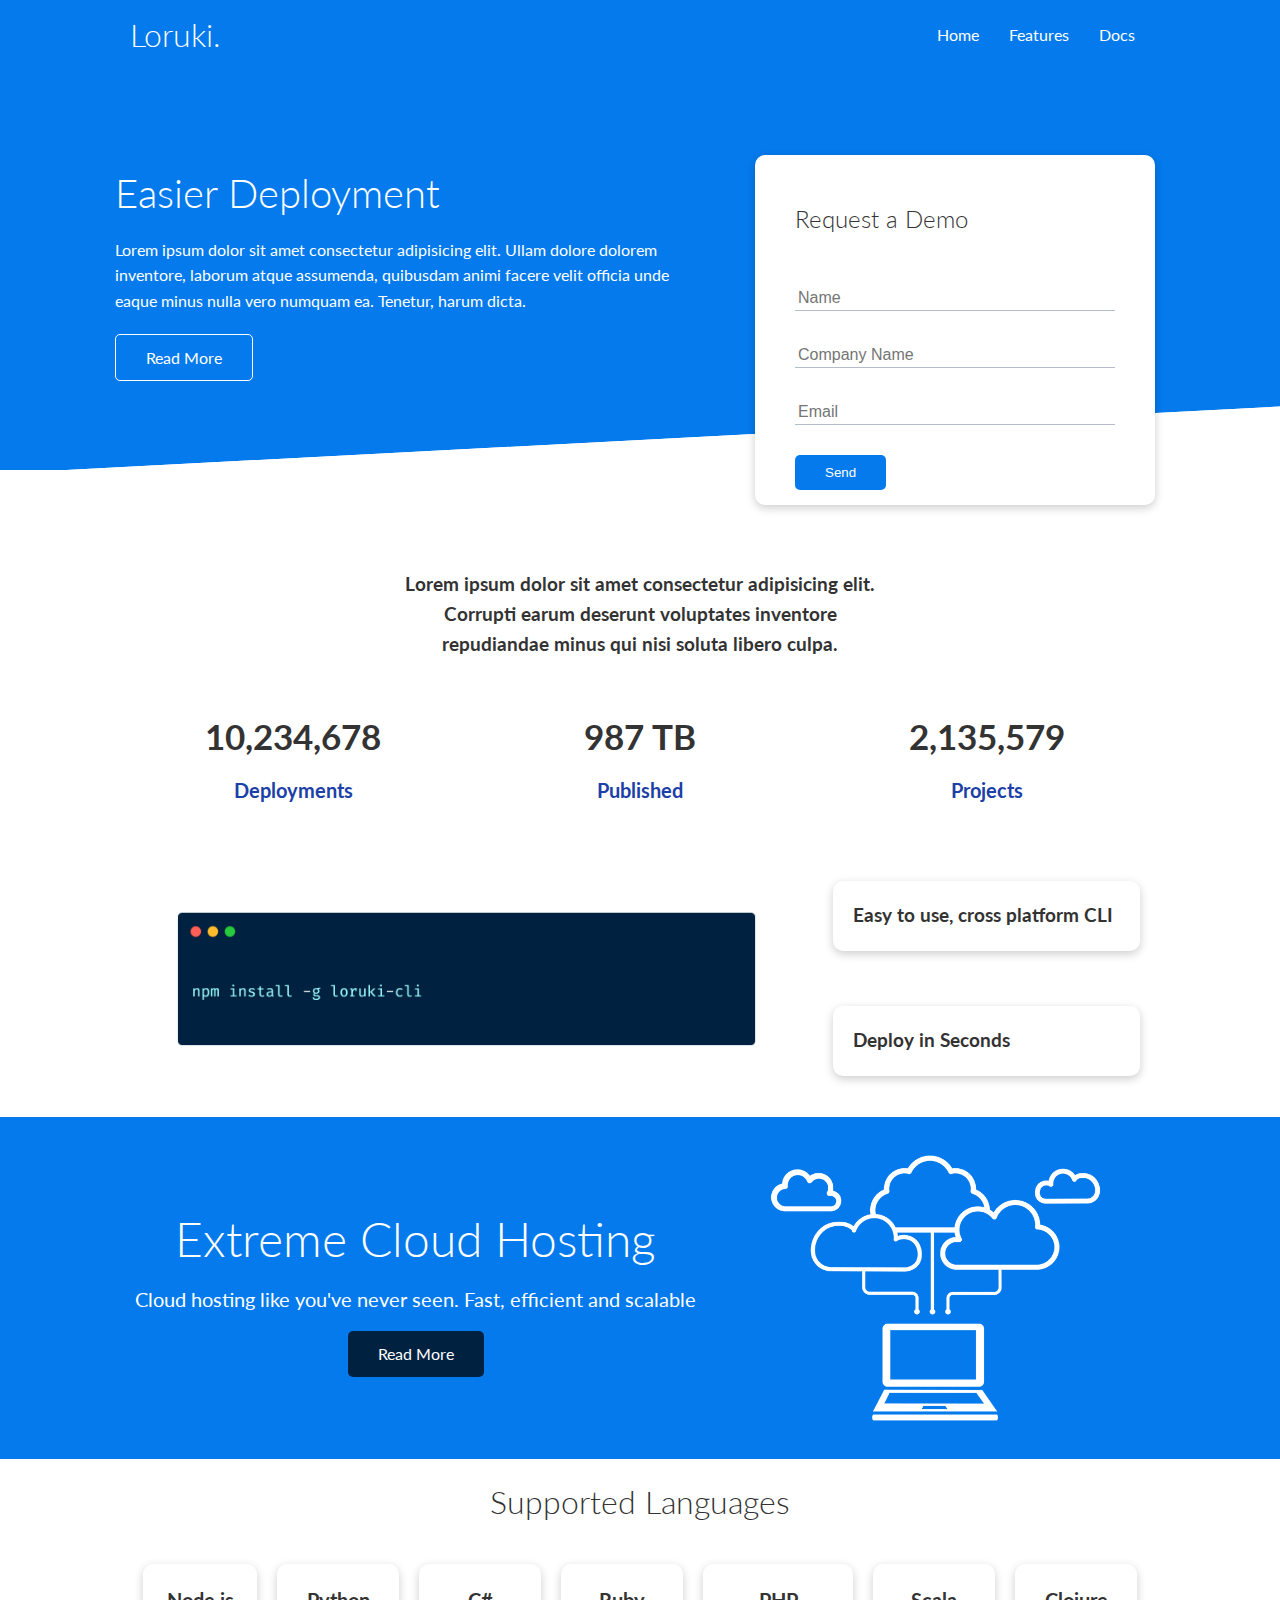
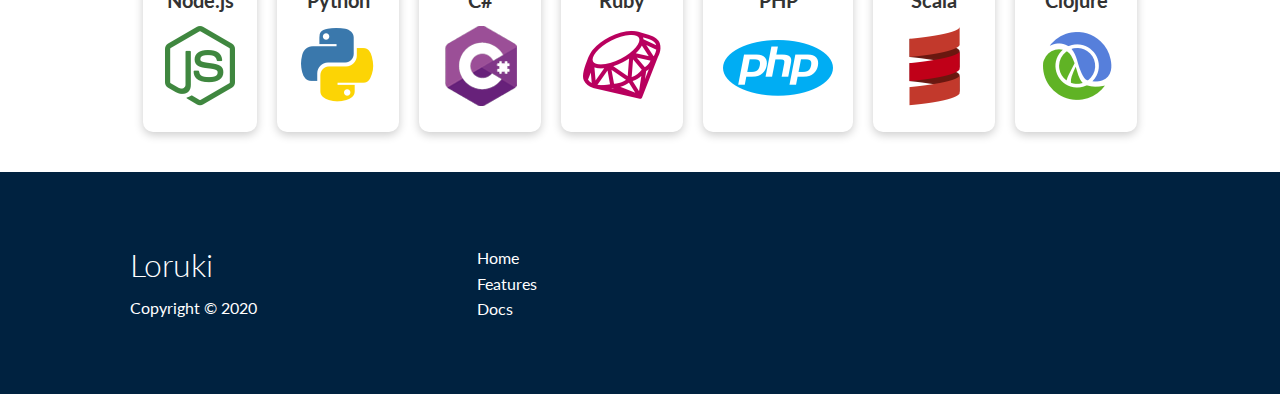
<file: index.html>
<!DOCTYPE html>
<html lang="en">
  <head>
    <meta charset="UTF-8" />
    <meta name="viewport" content="width=device-width, initial-scale=1.0" />
    <link
      rel="stylesheet"
      href="https://cdnjs.cloudflare.com/ajax/libs/font-awesome/5.15.1/css/all.min.css"
      integrity="sha512-+4zCK9k+qNFUR5X+cKL9EIR+ZOhtIloNl9GIKS57V1MyNsYpYcUrUeQc9vNfzsWfV28IaLL3i96P9sdNyeRssA=="
      crossorigin="anonymous"
    />
    <link rel="stylesheet" href="css/utilities.css" />
    <link rel="stylesheet" href="css/style.css" />
    <title>Loruki | Cloud Hosting For Everyone</title>
  </head>
  <body>
    <!-- Navbar -->
    <div class="navbar">
      <div class="container flex">
        <h1 class="logo">Loruki.</h1>
        <nav>
          <ul>
            <li><a href="index.html">Home</a></li>
            <li><a href="features.html">Features</a></li>
            <li><a href="docs.html">Docs</a></li>
          </ul>
        </nav>
      </div>
    </div>

    <!-- Showcase -->
    <section class="showcase">
      <div class="container grid">
        <div class="showcase-text">
          <h1>Easier Deployment</h1>
          <p>
            Lorem ipsum dolor sit amet consectetur adipisicing elit. Ullam
            dolore dolorem inventore, laborum atque assumenda, quibusdam animi
            facere velit officia unde eaque minus nulla vero numquam ea.
            Tenetur, harum dicta.
          </p>
          <a href="features.html" class="btn btn-outline">Read More</a>
        </div>
        <div class="showcase-form card">
          <h2>Request a Demo</h2>
          <form
            name="contact"
            method="POST"
            netlify-honeypot="bot-field"
            data-netlify="true"
          >
            <input type="hidden" name="form-name" value="contact" />
            <p class="hidden">
              <label
                >Don’t fill this out if you're human: <input name="bot-field"
              /></label>
            </p>
            <div class="form-control">
              <input
                type="text"
                name="name"
                id=""
                placeholder="Name"
                required
              />
            </div>
            <div class="form-control">
              <input
                type="text"
                name="company"
                id=""
                placeholder="Company Name"
                required
              />
            </div>
            <div class="form-control">
              <input
                type="email"
                name="email"
                id=""
                placeholder="Email"
                required
              />
            </div>
            <input type="submit" value="Send" class="btn btn-primary" />
          </form>
        </div>
      </div>
    </section>

    <!-- Stats -->
    <section class="stats">
      <div class="container">
        <h3 class="stats-heading text-center my-1">
          Lorem ipsum dolor sit amet consectetur adipisicing elit. Corrupti
          earum deserunt voluptates inventore repudiandae minus qui nisi soluta
          libero culpa.
        </h3>

        <div class="grid grid-3 text-center my-4">
          <div>
            <i class="fas fa-server fa-3x"></i>
            <h3>10,234,678</h3>
            <p class="text-secondary">Deployments</p>
          </div>
          <div>
            <i class="fas fa-upload fa-3x"></i>
            <h3>987 TB</h3>
            <p class="text-secondary">Published</p>
          </div>
          <div>
            <i class="fas fa-project-diagram fa-3x"></i>
            <h3>2,135,579</h3>
            <p class="text-secondary">Projects</p>
          </div>
        </div>
      </div>
    </section>

    <!-- Cli -->
    <section class="cli">
      <div class="container grid">
        <img src="images/cli.png" alt="" />
        <div class="card">
          <h3>Easy to use, cross platform CLI</h3>
        </div>
        <div class="card">
          <h3>Deploy in Seconds</h3>
        </div>
      </div>
    </section>

    <!-- Cloud -->
    <section class="cloud bg-primary my-2 py-2">
      <div class="container grid">
        <div class="text-center">
          <h2 class="lg">Extreme Cloud Hosting</h2>
          <p class="lead my-1">
            Cloud hosting like you've never seen. Fast, efficient and scalable
          </p>
          <a href="features.html" class="btn btn-dark">Read More</a>
        </div>
        <img src="images/cloud.png" alt="" />
      </div>
    </section>

    <!-- Languages -->
    <section class="languages">
      <h2 class="md text-center my-2">Supported Languages</h2>
      <div class="container flex">
        <div class="card">
          <h4>Node.js</h4>
          <img src="images/logos/node.png" alt="" />
        </div>
        <div class="card">
          <h4>Python</h4>
          <img src="images/logos/python.png" alt="" />
        </div>
        <div class="card">
          <h4>C#</h4>
          <img src="images/logos/csharp.png" alt="" />
        </div>
        <div class="card">
          <h4>Ruby</h4>
          <img src="images/logos/ruby.png" alt="" />
        </div>
        <div class="card">
          <h4>PHP</h4>
          <img src="images/logos/php.png" alt="" />
        </div>
        <div class="card">
          <h4>Scala</h4>
          <img src="images/logos/scala.png" alt="" />
        </div>
        <div class="card">
          <h4>Clojure</h4>
          <img src="images/logos/clojure.png" alt="" />
        </div>
      </div>
    </section>

    <!-- Footer -->
    <footer class="footer bg-dark py-5">
      <div class="container grid grid-3">
        <div>
          <h1>Loruki</h1>
          <p>Copyright &copy; 2020</p>
        </div>
        <nav>
          <ul>
            <li><a href="index.html">Home</a></li>
            <li><a href="features.html">Features</a></li>
            <li><a href="docs.html">Docs</a></li>
          </ul>
        </nav>
        <div class="social">
          <a href="#"><i class="fab fa-github fa-2x"></i></a>
          <a href="#"><i class="fab fa-facebook fa-2x"></i></a>
          <a href="#"><i class="fab fa-instagram fa-2x"></i></a>
          <a href="#"><i class="fab fa-twitter fa-2x"></i></a>
        </div>
      </div>
    </footer>
  </body>
</html>
</file>
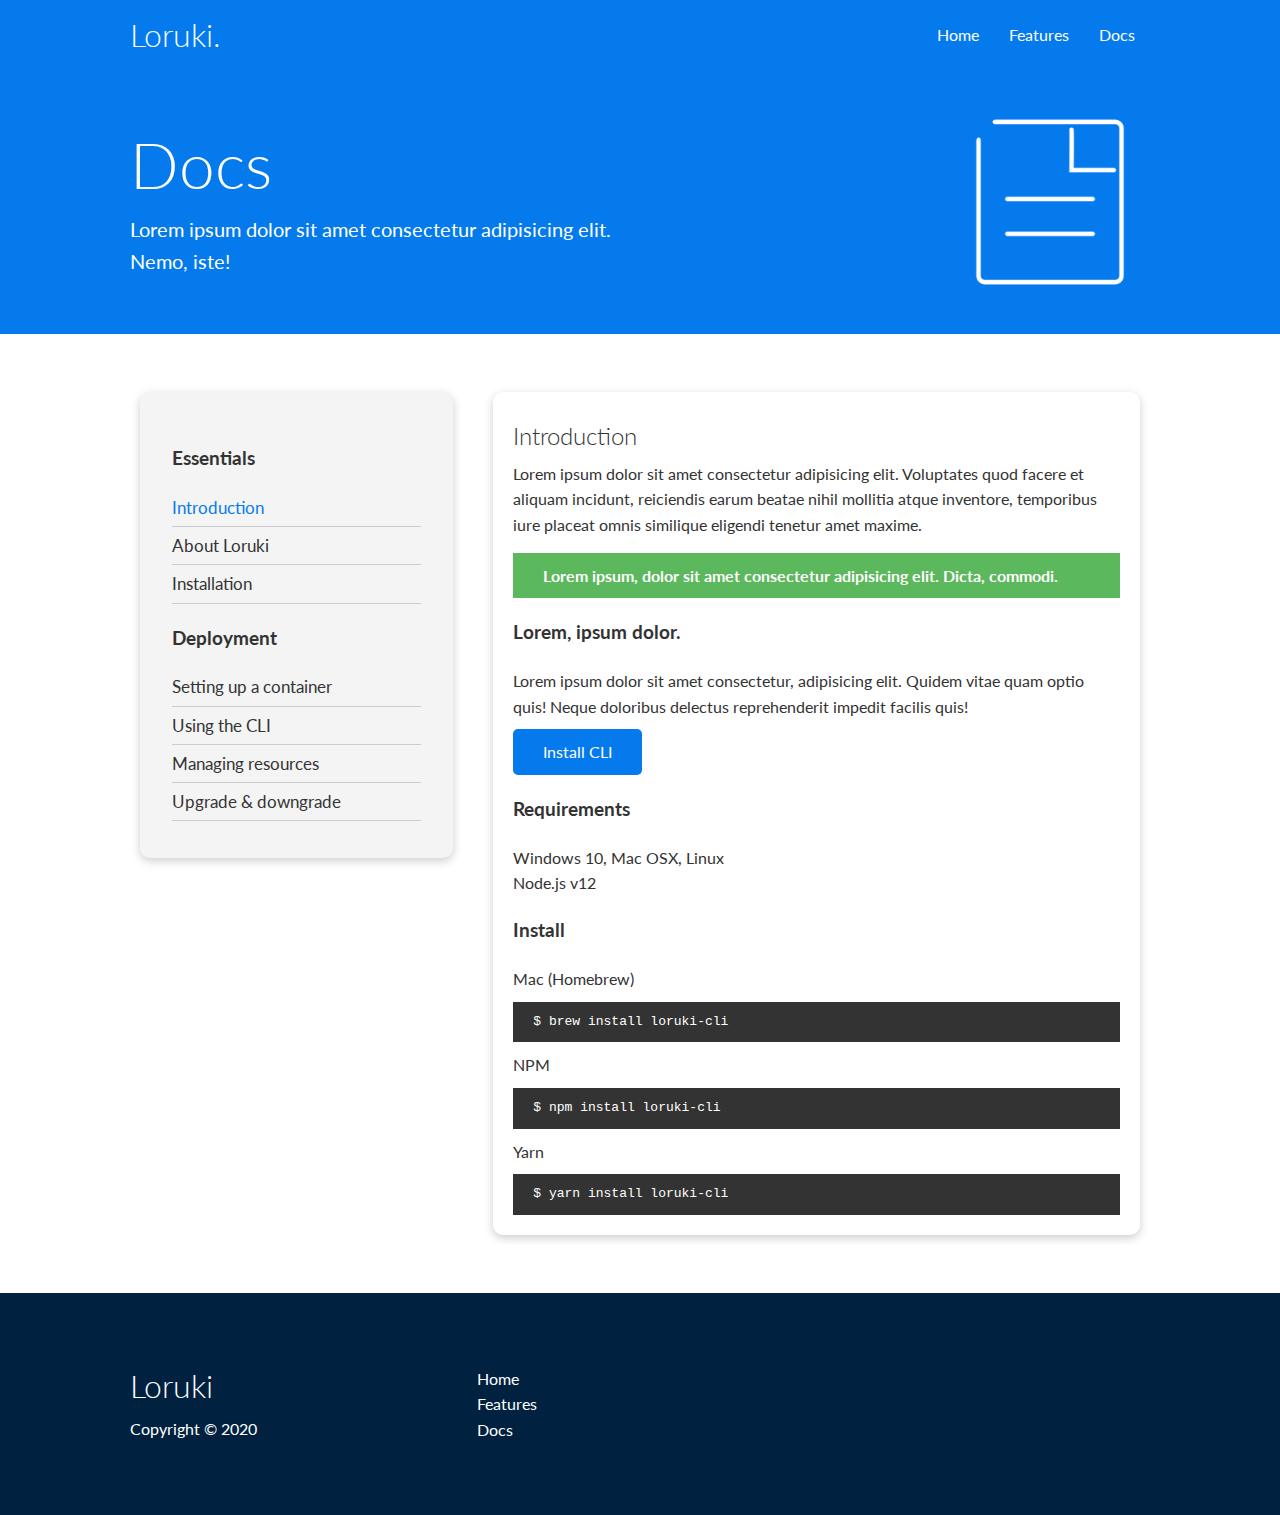
<file: docs.html>
<!DOCTYPE html>
<html lang="en">
  <head>
    <meta charset="UTF-8" />
    <meta name="viewport" content="width=device-width, initial-scale=1.0" />
    <link
      rel="stylesheet"
      href="https://cdnjs.cloudflare.com/ajax/libs/font-awesome/5.15.1/css/all.min.css"
      integrity="sha512-+4zCK9k+qNFUR5X+cKL9EIR+ZOhtIloNl9GIKS57V1MyNsYpYcUrUeQc9vNfzsWfV28IaLL3i96P9sdNyeRssA=="
      crossorigin="anonymous"
    />
    <link rel="stylesheet" href="css/utilities.css" />
    <link rel="stylesheet" href="css/style.css" />
    <title>Loruki | Cloud Hosting For Everyone</title>
  </head>
  <body>
    <!-- Navbar -->
    <div class="navbar">
      <div class="container flex">
        <h1 class="logo">Loruki.</h1>
        <nav>
          <ul>
            <li><a href="index.html">Home</a></li>
            <li><a href="features.html">Features</a></li>
            <li><a href="docs.html">Docs</a></li>
          </ul>
        </nav>
      </div>
    </div>

    <!-- Head -->
    <section class="docs-head bg-primary py-3">
      <div class="container grid">
        <div>
          <h1 class="xl">Docs</h1>
          <p class="lead">
            Lorem ipsum dolor sit amet consectetur adipisicing elit. Nemo, iste!
          </p>
        </div>
        <img src="images/docs.png" alt="" />
      </div>
    </section>

    <!-- Docs Main -->
    <section class="docs-main my-4">
      <div class="container grid">
        <div class="card bg-light p-3">
          <h3 class="my-2">Essentials</h3>
          <nav>
            <ul>
              <li><a class="text-primary" href="#">Introduction</a></li>
              <li><a href="#">About Loruki</a></li>
              <li><a href="#">Installation</a></li>
            </ul>
          </nav>

          <h3 class="my-2">Deployment</h3>
          <nav>
            <ul>
              <li><a href="#">Setting up a container</a></li>
              <li><a href="#">Using the CLI</a></li>
              <li><a href="#">Managing resources</a></li>
              <li><a href="#">Upgrade & downgrade</a></li>
            </ul>
          </nav>
        </div>
        <div class="card">
          <h2>Introduction</h2>
          <p>
            Lorem ipsum dolor sit amet consectetur adipisicing elit. Voluptates
            quod facere et aliquam incidunt, reiciendis earum beatae nihil
            mollitia atque inventore, temporibus iure placeat omnis similique
            eligendi tenetur amet maxime.
          </p>
          <div class="alert alert-success">
            <i class="fas fa-info"></i>
            Lorem ipsum, dolor sit amet consectetur adipisicing elit. Dicta,
            commodi.
          </div>
          <h3>Lorem, ipsum dolor.</h3>
          <p>
            Lorem ipsum dolor sit amet consectetur, adipisicing elit. Quidem
            vitae quam optio quis! Neque doloribus delectus reprehenderit
            impedit facilis quis!
          </p>
          <a href="#" class="btn btn-primary">Install CLI</a>
          <h3>Requirements</h3>
          <ul>
            <li>Windows 10, Mac OSX, Linux</li>
            <li>Node.js v12</li>
          </ul>
          <h3>Install</h3>
          <p>Mac (Homebrew)</p>
          <pre><code>$ brew install loruki-cli</code></pre>
          <p>NPM</p>
          <pre><code>$ npm install loruki-cli</code></pre>
          <p>Yarn</p>
          <pre><code>$ yarn install loruki-cli</code></pre>
        </div>
      </div>
    </section>

    <!-- Footer -->
    <footer class="footer bg-dark py-5">
      <div class="container grid grid-3">
        <div>
          <h1>Loruki</h1>
          <p>Copyright &copy; 2020</p>
        </div>
        <nav>
          <ul>
            <li><a href="index.html">Home</a></li>
            <li><a href="features.html">Features</a></li>
            <li><a href="docs.html">Docs</a></li>
          </ul>
        </nav>
        <div class="social">
          <a href="#"><i class="fab fa-github fa-2x"></i></a>
          <a href="#"><i class="fab fa-facebook fa-2x"></i></a>
          <a href="#"><i class="fab fa-instagram fa-2x"></i></a>
          <a href="#"><i class="fab fa-twitter fa-2x"></i></a>
        </div>
      </div>
    </footer>
  </body>
</html>
</file>
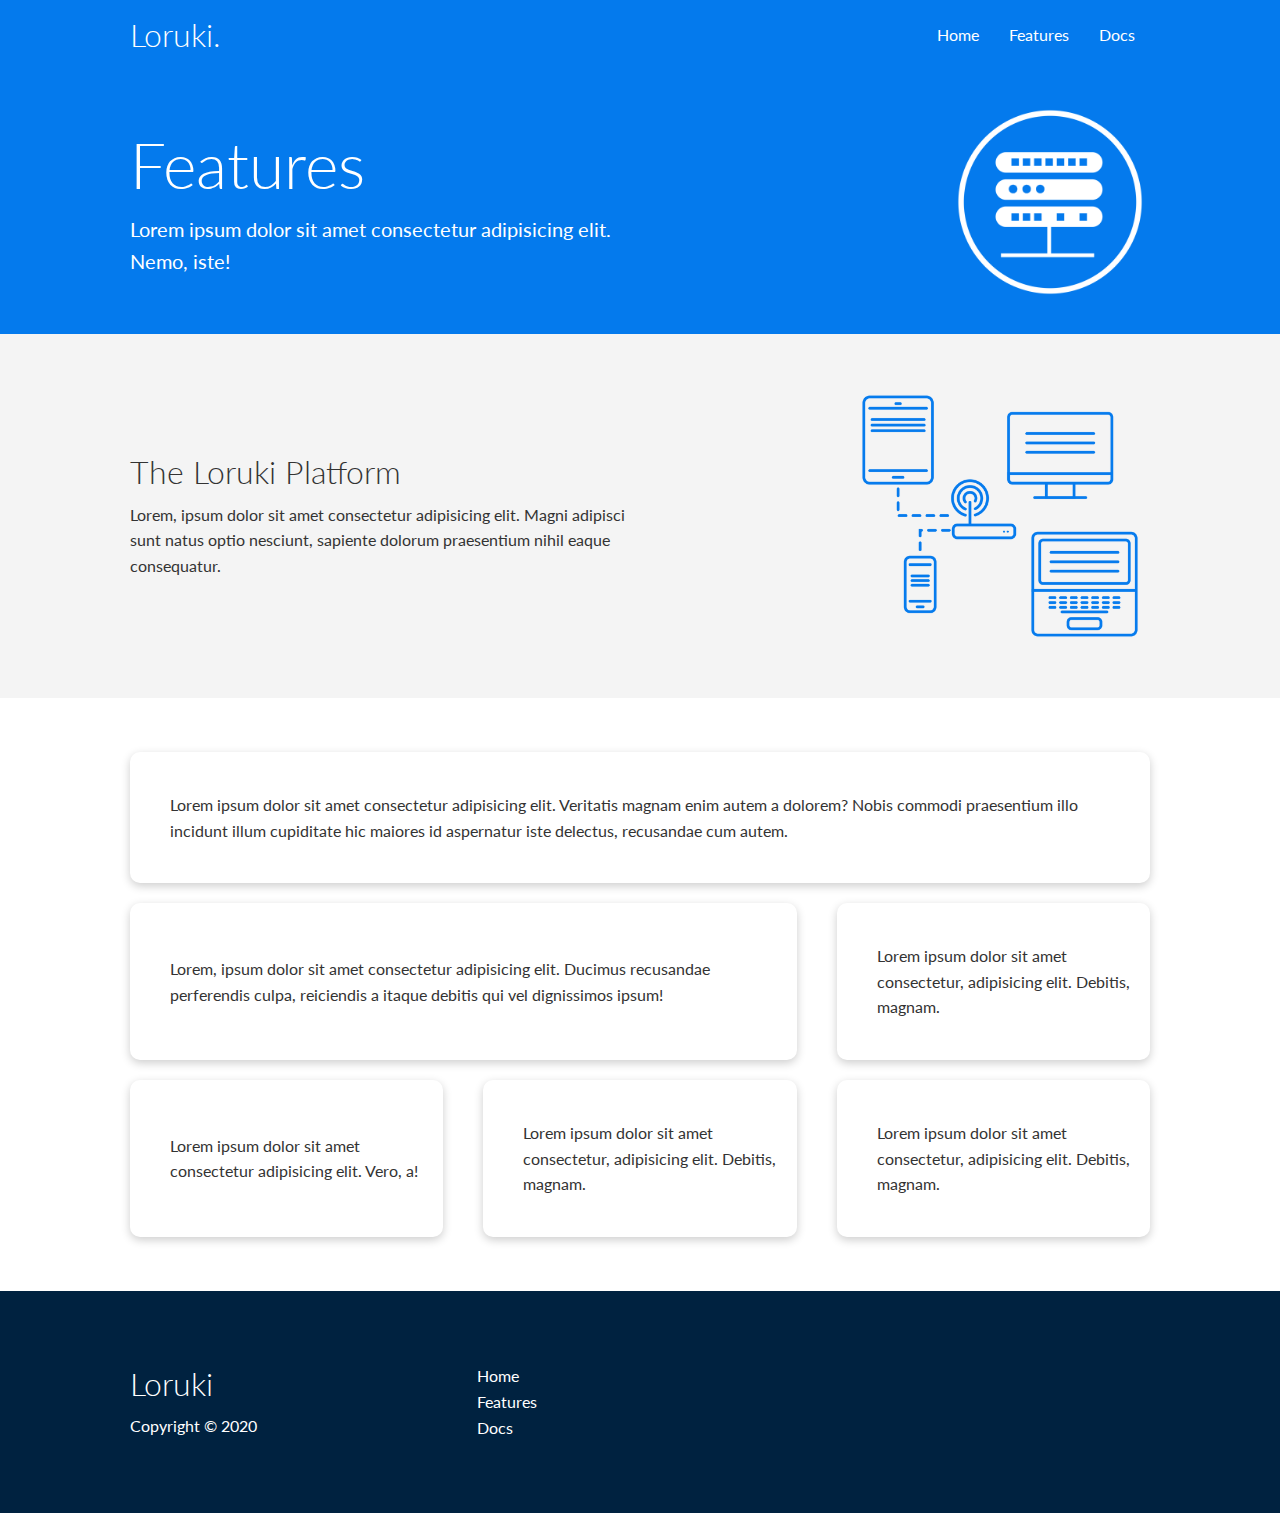
<file: features.html>
<!DOCTYPE html>
<html lang="en">
  <head>
    <meta charset="UTF-8" />
    <meta name="viewport" content="width=device-width, initial-scale=1.0" />
    <link
      rel="stylesheet"
      href="https://cdnjs.cloudflare.com/ajax/libs/font-awesome/5.15.1/css/all.min.css"
      integrity="sha512-+4zCK9k+qNFUR5X+cKL9EIR+ZOhtIloNl9GIKS57V1MyNsYpYcUrUeQc9vNfzsWfV28IaLL3i96P9sdNyeRssA=="
      crossorigin="anonymous"
    />
    <link rel="stylesheet" href="css/utilities.css" />
    <link rel="stylesheet" href="css/style.css" />
    <title>Loruki | Cloud Hosting For Everyone</title>
  </head>
  <body>
    <!-- Navbar -->
    <div class="navbar">
      <div class="container flex">
        <h1 class="logo">Loruki.</h1>
        <nav>
          <ul>
            <li><a href="index.html">Home</a></li>
            <li><a href="features.html">Features</a></li>
            <li><a href="docs.html">Docs</a></li>
          </ul>
        </nav>
      </div>
    </div>

    <!-- Head -->
    <section class="features-head bg-primary py-3">
      <div class="container grid">
        <div>
          <h1 class="xl">Features</h1>
          <p class="lead">
            Lorem ipsum dolor sit amet consectetur adipisicing elit. Nemo, iste!
          </p>
        </div>
        <img src="images/server.png" alt="" />
      </div>
    </section>

    <!-- Sub head -->
    <section class="features-sub-head bg-light py-3">
      <div class="container grid">
        <div>
          <h1 class="md">The Loruki Platform</h1>
          <p>
            Lorem, ipsum dolor sit amet consectetur adipisicing elit. Magni
            adipisci sunt natus optio nesciunt, sapiente dolorum praesentium
            nihil eaque consequatur.
          </p>
        </div>
        <img src="images/server2.png" alt="" />
      </div>
    </section>

    <section class="features-main my-2">
      <div class="container grid grid-3">
        <div class="card flex">
          <i class="fas fa-server fa-3x"></i>
          <p>
            Lorem ipsum dolor sit amet consectetur adipisicing elit. Veritatis
            magnam enim autem a dolorem? Nobis commodi praesentium illo incidunt
            illum cupiditate hic maiores id aspernatur iste delectus, recusandae
            cum autem.
          </p>
        </div>
        <div class="card flex">
          <i class="fas fa-network-wired fa-3x"></i>
          <p>
            Lorem, ipsum dolor sit amet consectetur adipisicing elit. Ducimus
            recusandae perferendis culpa, reiciendis a itaque debitis qui vel
            dignissimos ipsum!
          </p>
        </div>
        <div class="card flex">
          <i class="fas fa-laptop-code fa-3x"></i>
          <p>
            Lorem ipsum dolor sit amet consectetur, adipisicing elit. Debitis,
            magnam.
          </p>
        </div>
        <div class="card flex">
          <i class="fas fa-database fa-3x"></i>
          <p>
            Lorem ipsum dolor sit amet consectetur adipisicing elit. Vero, a!
          </p>
        </div>
        <div class="card flex">
          <i class="fas fa-power-off fa-3x"></i>
          <p>
            Lorem ipsum dolor sit amet consectetur, adipisicing elit. Debitis,
            magnam.
          </p>
        </div>
        <div class="card flex">
          <i class="fas fa-upload fa-3x"></i>
          <p>
            Lorem ipsum dolor sit amet consectetur, adipisicing elit. Debitis,
            magnam.
          </p>
        </div>
      </div>
    </section>

    <!-- Footer -->
    <footer class="footer bg-dark py-5">
      <div class="container grid grid-3">
        <div>
          <h1>Loruki</h1>
          <p>Copyright &copy; 2020</p>
        </div>
        <nav>
          <ul>
            <li><a href="index.html">Home</a></li>
            <li><a href="features.html">Features</a></li>
            <li><a href="docs.html">Docs</a></li>
          </ul>
        </nav>
        <div class="social">
          <a href="#"><i class="fab fa-github fa-2x"></i></a>
          <a href="#"><i class="fab fa-facebook fa-2x"></i></a>
          <a href="#"><i class="fab fa-instagram fa-2x"></i></a>
          <a href="#"><i class="fab fa-twitter fa-2x"></i></a>
        </div>
      </div>
    </footer>
  </body>
</html>
</file>
<file: css/utilities.css>
/* Utilities */
.container {
  max-width: 1100px;
  margin: 0 auto;
  overflow: auto;
  padding: 0 40px;
}

.card {
  background-color: #fff;
  color: #333;
  border-radius: 10px;
  box-shadow: 0 3px 10px rgba(0, 0, 0, 0.2);
  padding: 20px;
  margin: 10px;
}

.btn {
  display: inline-block;
  padding: 10px 30px;
  cursor: pointer;
  background: var(--primary-color);
  color: #fff;
  border: none;
  border-radius: 5px;
}

.btn-outline {
  background-color: transparent;
  border: 1px solid #fff;
}

.btn:hover {
  transform: scale(0.98);
}

/* Backgrounds and colored buttons */
.bg-primary,
.btn-primary {
  background-color: var(--primary-color);
  color: #fff;
}

.bg-secondary,
.btn-secondary {
  background-color: var(--secondary-color);
  color: #fff;
}

.bg-dark,
.btn-dark {
  background-color: var(--dark-color);
  color: #fff;
}

.bg-primary a,
.btn-primary a,
.bg-secondary a,
.btn-secondary a,
.bg-dark a,
.btn-dark a {
  color: #fff;
}

.bg-light,
.btn-light {
  background-color: var(--light-color);
  color: #333;
}

/* Text colors */
.text-primary {
  color: var(--primary-color);
}

.text-secondary {
  color: var(--secondary-color);
}

.text-dark {
  color: var(--dark-color);
}

.text-light {
  color: var(--light-color);
}

/* Text sizes */
.lead {
  font-size: 20px;
}

.sm {
  font-size: 20px;
}

.md {
  font-size: 2rem;
}

.lg {
  font-size: 3rem;
}

.xl {
  font-size: 4rem;
}

.text-center {
  text-align: center;
}

/* Alert */
.alert {
  background-color: var(--light-color);
  padding: 10px 20px;
  font-weight: bold;
  margin: 15px 0;
}

.alert i {
  margin-right: 10px;
}

.alert-success {
  background-color: var(--success-color);
  color: #fff;
}

.alert-error {
  background-color: var(--error-color);
  color: #fff;
}

.flex {
  display: flex;
  justify-content: center;
  align-items: center;
  height: 100%;
}

.grid {
  display: grid;
  grid-template-columns: repeat(2, 1fr);
  gap: 20px;
  justify-content: center;
  align-items: center;
  height: 100%;
}

.grid-3 {
  grid-template-columns: repeat(3, 1fr);
}

/* Margins */
.my-1 {
  margin: 1rem 0;
}
.my-2 {
  margin: 1.5rem 0;
}
.my-3 {
  margin: 2rem 0;
}
.my-4 {
  margin: 3rem 0;
}
.my-5 {
  margin: 4rem 0;
}

.m-1 {
  margin: 1rem;
}
.m-2 {
  margin: 1.5rem;
}
.m-3 {
  margin: 2rem;
}
.m-4 {
  margin: 3rem;
}
.m-5 {
  margin: 4rem;
}

/* Paddings */
.py-1 {
  padding: 1rem 0;
}
.py-2 {
  padding: 1.5rem 0;
}
.py-3 {
  padding: 2rem 0;
}
.py-4 {
  padding: 3rem 0;
}
.py-5 {
  padding: 4rem 0;
}

.p-1 {
  padding: 1rem;
}
.p-2 {
  padding: 1.5rem;
}
.p-3 {
  padding: 2rem;
}
.p-4 {
  padding: 3rem;
}
.p-5 {
  padding: 4rem;
}
</file>
<file: css/style.css>
@import url("https://fonts.googleapis.com/css2?family=Lato:wght@300&display=swap");

:root {
  --primary-color: #047aed;
  --secondary-color: #1c3fa8;
  --dark-color: #002240;
  --light-color: #f4f4f4;
  --success-color: #5cb85c;
  --error-color: #d9534f;
}

* {
  box-sizing: border-box;
  padding: 0;
  margin: 0;
}

body {
  font-family: "Lato", sans-serif;
  color: #333;
  line-height: 1.6;
}

ul {
  list-style-type: none;
}

a {
  text-decoration: none;
  color: #333;
}

h1,
h2 {
  font-weight: 300;
  line-height: 1.2;
  margin: 10px 0;
}

p {
  margin: 10px 0;
}

img {
  width: 100%;
}

code,
pre {
  background: #333;
  color: #fff;
  padding: 10px;
}

.hidden {
  visibility: hidden;
  height: 0;
}

/* Navbar */
.navbar {
  background-color: var(--primary-color);
  color: #fff;
  height: 70px;
}

.navbar ul {
  display: flex;
}

.navbar a {
  color: #fff;
  padding: 10px;
  margin: 0 5px;
}

.navbar a:hover {
  border-bottom: 2px #fff solid;
}

.navbar .flex {
  justify-content: space-between;
}

/* Showcase */
.showcase {
  height: 400px;
  background-color: var(--primary-color);
  color: #fff;
  position: relative;
}

.showcase h1 {
  font-size: 40px;
}

.showcase p {
  margin: 20px 0;
}

.showcase .grid {
  overflow: visible;
  grid-template-columns: 55% 45%;
  gap: 30px;
}

.showcase-text {
  animation: slideInFromLeft 1s ease-in;
}

.showcase-form {
  position: relative;
  top: 60px;
  height: 350px;
  width: 400px;
  padding: 40px;
  z-index: 100;
  justify-self: flex-end;
  animation: slideInFromRight 1s ease-in;
}

.showcase-form .form-control {
  margin: 30px 0;
}

.showcase-form input[type="text"],
.showcase-form input[type="email"] {
  border: 0;
  border-bottom: 1px solid #b4becb;
  width: 100%;
  padding: 3px;
  font-size: 16px;
}

.showcase-form input:focus {
  outline: none;
}

.showcase::before,
.showcase::after {
  content: "";
  position: absolute;
  height: 100px;
  bottom: -70px;
  right: 0;
  left: 0;
  background: #fff;
  transform: skewY(-3deg);
  -webkit-transform: skewY(-3deg);
  -moz-transform: skewY(-3deg);
  -ms-transform: skewY(-3deg);
}

/* Stats */
.stats {
  padding-top: 100px;
  animation: slideInFromBottom 1s ease-in;
}

.stats-heading {
  max-width: 500px;
  margin: auto;
}

.stats .grid h3 {
  font-size: 35px;
}

.stats .grid p {
  font-size: 20px;
  font-weight: bold;
}

/* Cli */
.cli .grid {
  grid-template-columns: repeat(3, 1fr);
  grid-template-rows: repeat(2, 1fr);
}

.cli .grid > *:first-child {
  grid-column: 1 / span 2;
  grid-row: 1 / span 2;
}

/* Cloud */
.cloud .grid {
  grid-template-columns: 4fr 3fr;
}

/* Languages */
.languages .flex {
  flex-wrap: wrap;
}

.languages .card {
  text-align: center;
  margin: 18px 10px 40px;
  transition: transform 0.2s ease-in;
}

.languages .card h4 {
  font-size: 20px;
  margin-bottom: 10px;
}

.languages .card:hover {
  transform: translateY(-15px);
}

/* Features */
.features-head img,
.docs-head img {
  width: 200px;
  justify-self: flex-end;
}

.features-sub-head img {
  width: 300px;
  justify-self: flex-end;
}

.features-main .card > i {
  margin-right: 20px;
}

.features-main .grid {
  padding: 30px;
}

.features-main .grid > *:first-child {
  grid-column: 1 / span 3;
}

.features-main .grid > *:nth-child(2) {
  grid-column: 1 / span 2;
}

/* Docs */
.docs-main h3 {
  margin: 20px 0;
}

.docs-main .grid {
  grid-template-columns: 1fr 2fr;
  align-items: flex-start;
}

.docs-main nav li {
  font-size: 17px;
  padding-bottom: 5px;
  margin-bottom: 5px;
  border-bottom: 1px solid #ccc;
}

.docs-main a:hover {
  font-weight: bold;
}

/* Footer */
.footer .social a {
  margin: 0 10px;
}

/* Animations */
@keyframes slideInFromLeft {
  0% {
    transform: translateX(-100%);
  }
  100% {
    transform: translateX(0);
  }
}

@keyframes slideInFromRight {
  0% {
    transform: translateX(100%);
  }
  100% {
    transform: translateX(0);
  }
}

@keyframes slideInFromTop {
  0% {
    transform: translateY(-100%);
  }
  100% {
    transform: translateX(0);
  }
}

@keyframes slideInFromBottom {
  0% {
    transform: translateY(100%);
  }
  100% {
    transform: translateX(0);
  }
}

/* Tablets and under */
@media (max-width: 768px) {
  .grid,
  .showcase .grid,
  .stats .grid,
  .cli .grid,
  .cloud .grid,
  .features-main .grid,
  .docs-main .grid {
    grid-template-columns: 1fr;
    grid-template-rows: 1fr;
  }

  .showcase {
    height: auto;
  }

  .showcase-text {
    text-align: center;
    margin-top: 40px;
  }

  .showcase-form {
    justify-self: center;
    margin: auto;
  }

  .cli .grid > *:first-child {
    grid-column: 1;
    grid-row: 1;
  }

  .features-head,
  .features-sub-head,
  .docs-head {
    text-align: center;
  }

  .features-head img,
  .features-sub-head img,
  .docs-head img {
    justify-self: center;
  }

  .features-main .grid > *:first-child,
  .features-main .grid > *:nth-child(2) {
    grid-column: 1;
  }
}

/* Mobile */
@media (max-width: 500px) {
  .navbar {
    height: 110px;
  }

  .navbar .flex {
    flex-direction: column;
  }

  .navbar ul {
    padding: 10px;
    background-color: rgba(0, 0, 0, 0.1);
  }
}
</file>
